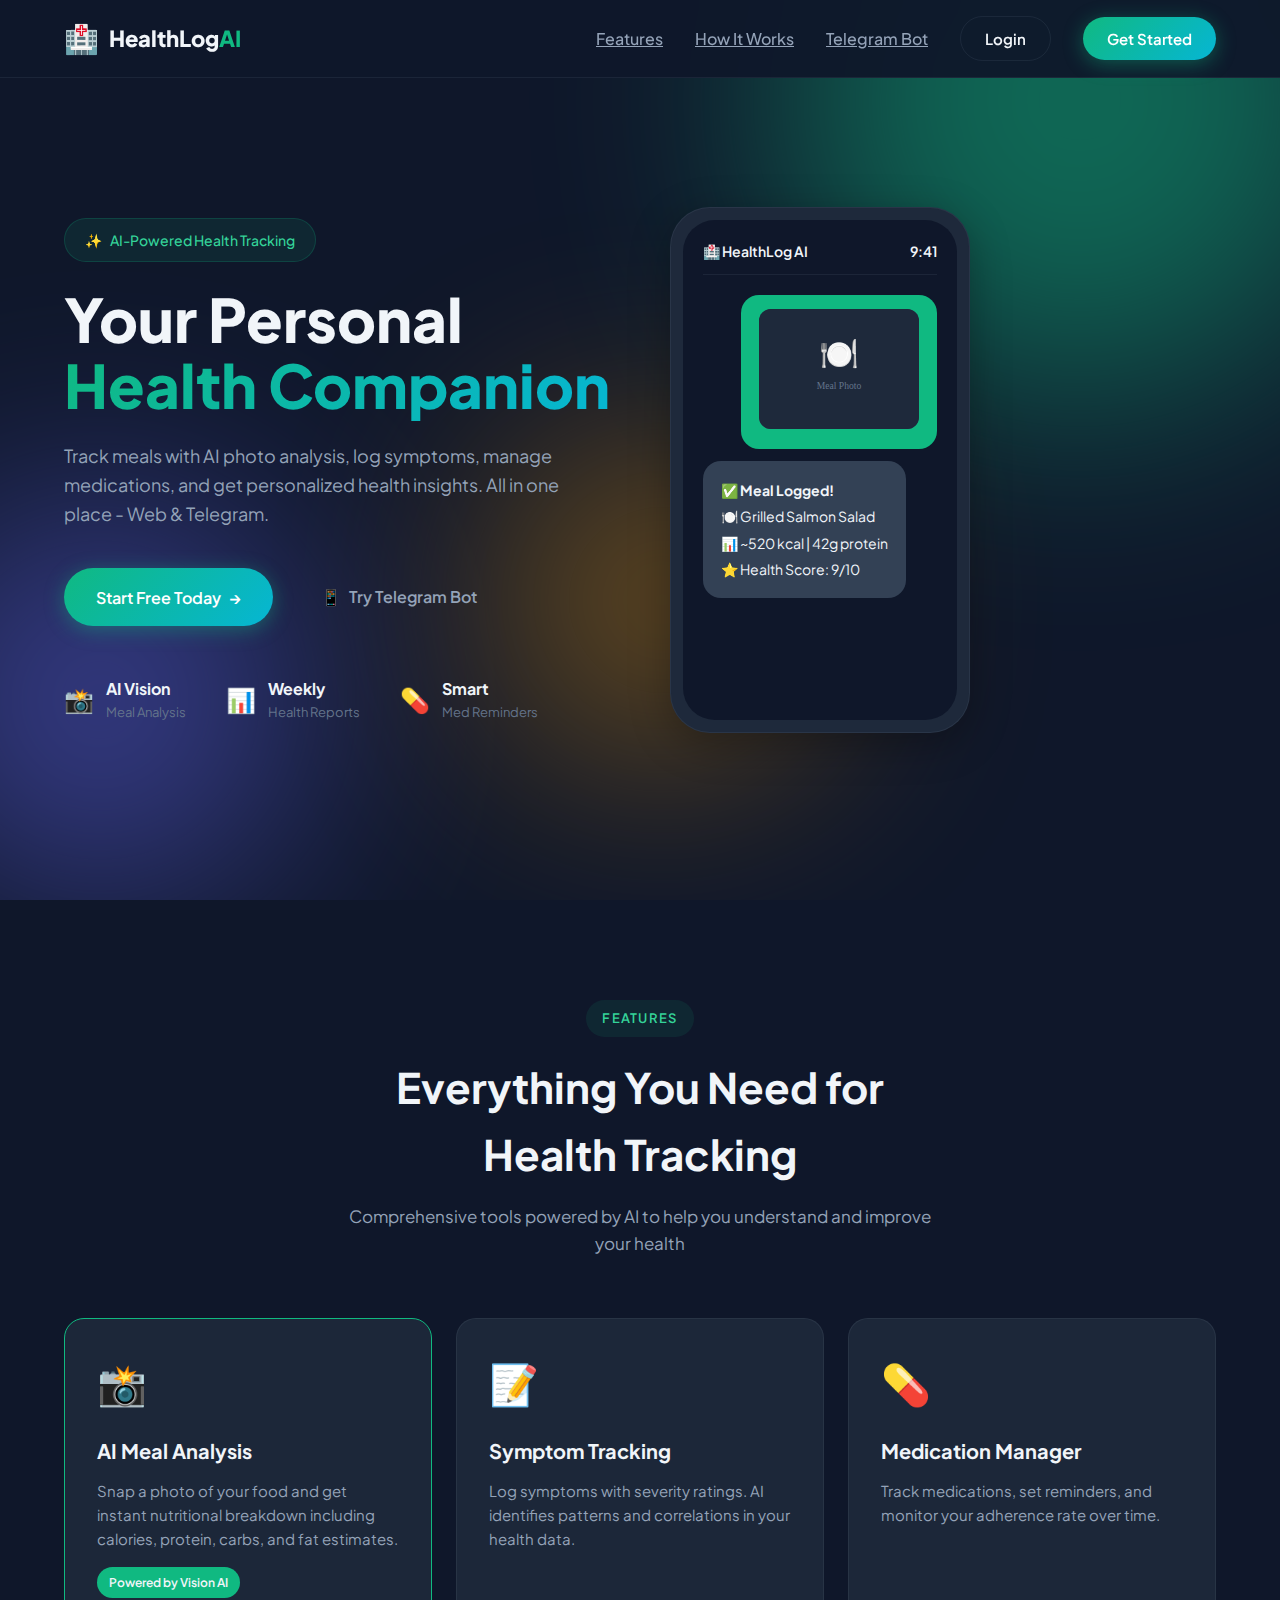
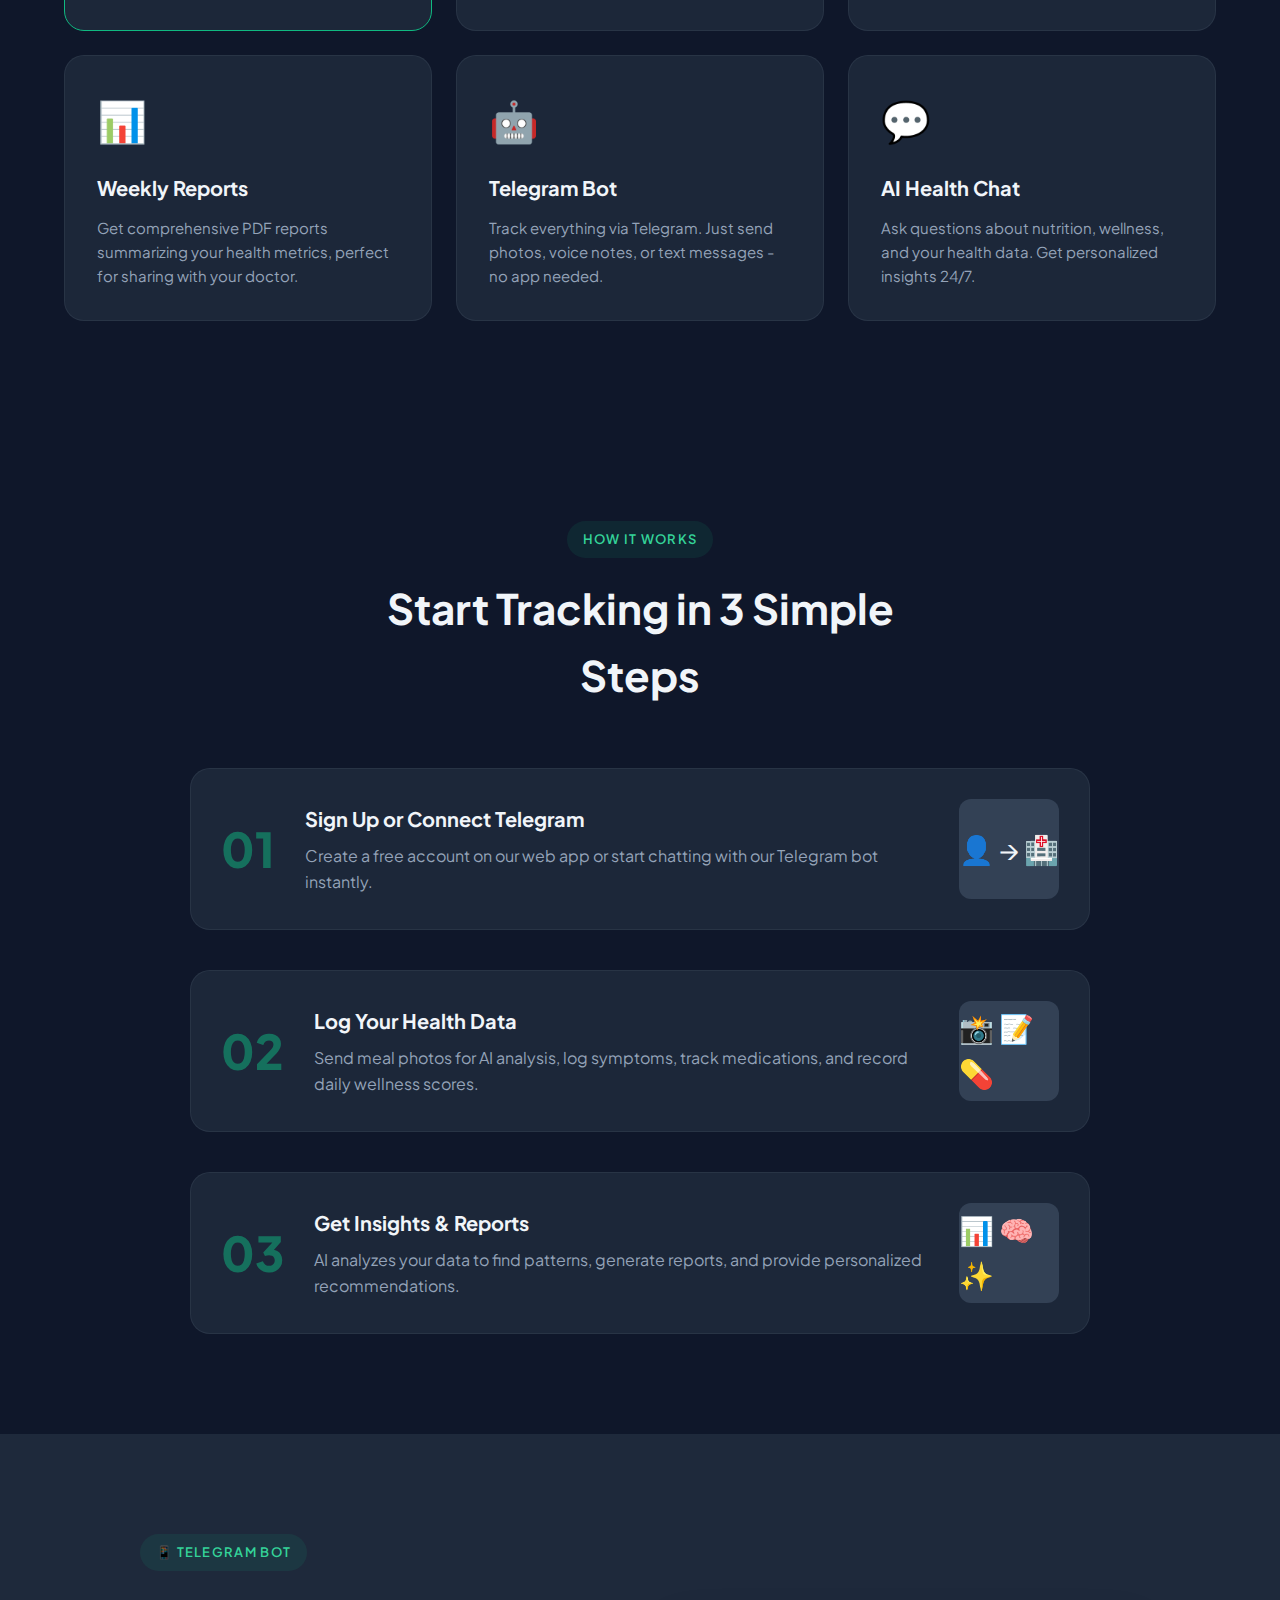
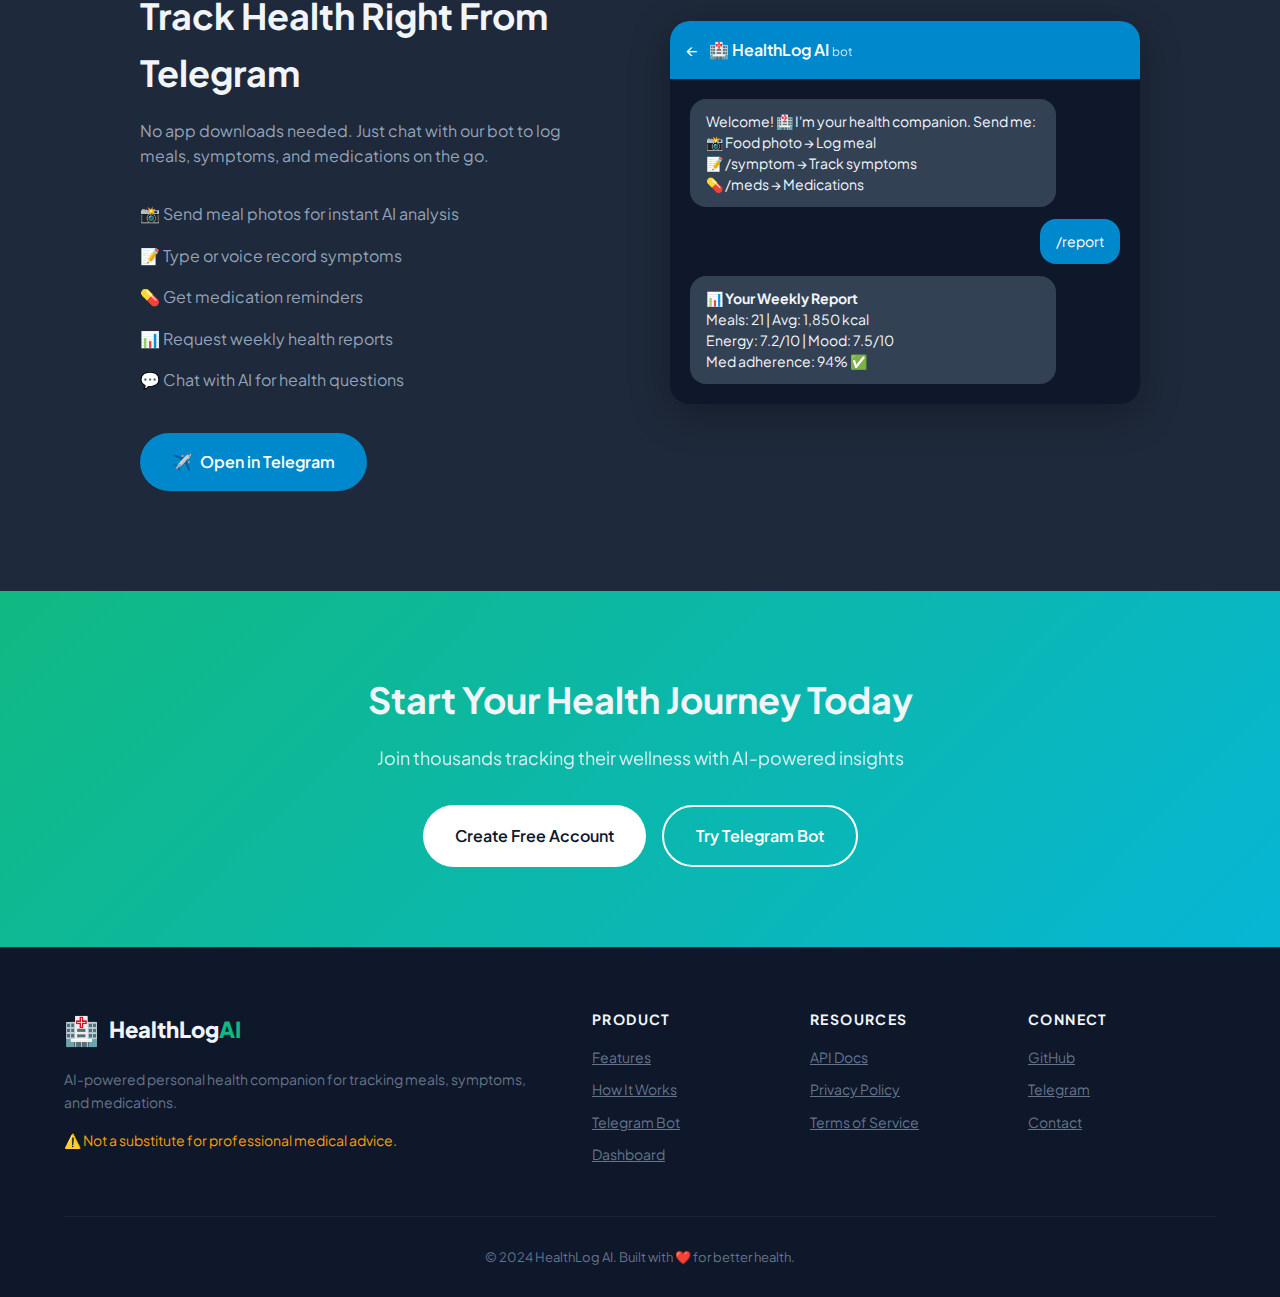
<file: templates/index.html>
<!DOCTYPE html>
<html lang="en">
<head>
    <meta charset="UTF-8">
    <meta name="viewport" content="width=device-width, initial-scale=1.0">
    <title>HealthLog AI - Personal Health Companion</title>
    <link rel="preconnect" href="https://fonts.googleapis.com">
    <link rel="preconnect" href="https://fonts.gstatic.com" crossorigin>
    <link href="https://fonts.googleapis.com/css2?family=Plus+Jakarta+Sans:wght@300;400;500;600;700;800&display=swap" rel="stylesheet">
    <link rel="stylesheet" href="/static/css/style.css">
</head>
<body>
    <!-- Navigation -->
    <nav class="navbar">
        <div class="nav-container">
            <div class="logo">
                <span class="logo-icon">🏥</span>
                <span class="logo-text">HealthLog<span class="logo-accent">AI</span></span>
            </div>
            <div class="nav-links">
                <a href="#features" class="nav-link">Features</a>
                <a href="#how-it-works" class="nav-link">How It Works</a>
                <a href="#telegram" class="nav-link">Telegram Bot</a>
                <button class="btn btn-outline" onclick="showAuthModal('login')">Login</button>
                <button class="btn btn-primary" onclick="showAuthModal('signup')">Get Started</button>
            </div>
            <button class="mobile-menu-btn" onclick="toggleMobileMenu()">☰</button>
        </div>
    </nav>

    <!-- Hero Section -->
    <section class="hero">
        <div class="hero-bg">
            <div class="gradient-orb orb-1"></div>
            <div class="gradient-orb orb-2"></div>
            <div class="gradient-orb orb-3"></div>
        </div>
        <div class="hero-container">
            <div class="hero-content">
                <div class="hero-badge">
                    <span class="badge-icon">✨</span>
                    AI-Powered Health Tracking
                </div>
                <h1 class="hero-title">
                    Your Personal<br>
                    <span class="gradient-text">Health Companion</span>
                </h1>
                <p class="hero-subtitle">
                    Track meals with AI photo analysis, log symptoms, manage medications, 
                    and get personalized health insights. All in one place - Web & Telegram.
                </p>
                <div class="hero-actions">
                    <button class="btn btn-primary btn-lg" onclick="showAuthModal('signup')">
                        Start Free Today
                        <span class="btn-icon">→</span>
                    </button>
                    <a href="#telegram" class="btn btn-ghost btn-lg">
                        <span class="telegram-icon">📱</span>
                        Try Telegram Bot
                    </a>
                </div>
                <div class="hero-stats">
                    <div class="stat">
                        <span class="stat-icon">📸</span>
                        <div class="stat-content">
                            <span class="stat-value">AI Vision</span>
                            <span class="stat-label">Meal Analysis</span>
                        </div>
                    </div>
                    <div class="stat">
                        <span class="stat-icon">📊</span>
                        <div class="stat-content">
                            <span class="stat-value">Weekly</span>
                            <span class="stat-label">Health Reports</span>
                        </div>
                    </div>
                    <div class="stat">
                        <span class="stat-icon">💊</span>
                        <div class="stat-content">
                            <span class="stat-value">Smart</span>
                            <span class="stat-label">Med Reminders</span>
                        </div>
                    </div>
                </div>
            </div>
            <div class="hero-visual">
                <div class="phone-mockup">
                    <div class="phone-screen">
                        <div class="app-header">
                            <span>🏥 HealthLog AI</span>
                            <span class="time">9:41</span>
                        </div>
                        <div class="chat-preview">
                            <div class="chat-bubble user">
                                <img src="/static/images/meal-placeholder.svg" alt="Meal" class="meal-img">
                            </div>
                            <div class="chat-bubble bot">
                                <p><strong>✅ Meal Logged!</strong></p>
                                <p>🍽️ Grilled Salmon Salad</p>
                                <p>📊 ~520 kcal | 42g protein</p>
                                <p>⭐ Health Score: 9/10</p>
                            </div>
                        </div>
                    </div>
                </div>
            </div>
        </div>
    </section>

    <!-- Features Section -->
    <section id="features" class="features-section">
        <div class="container">
            <div class="section-header">
                <span class="section-badge">Features</span>
                <h2 class="section-title">Everything You Need for Health Tracking</h2>
                <p class="section-subtitle">Comprehensive tools powered by AI to help you understand and improve your health</p>
            </div>
            <div class="features-grid">
                <div class="feature-card featured">
                    <div class="feature-icon-wrapper">
                        <span class="feature-icon">📸</span>
                    </div>
                    <h3>AI Meal Analysis</h3>
                    <p>Snap a photo of your food and get instant nutritional breakdown including calories, protein, carbs, and fat estimates.</p>
                    <div class="feature-tag">Powered by Vision AI</div>
                </div>
                <div class="feature-card">
                    <div class="feature-icon-wrapper">
                        <span class="feature-icon">📝</span>
                    </div>
                    <h3>Symptom Tracking</h3>
                    <p>Log symptoms with severity ratings. AI identifies patterns and correlations in your health data.</p>
                </div>
                <div class="feature-card">
                    <div class="feature-icon-wrapper">
                        <span class="feature-icon">💊</span>
                    </div>
                    <h3>Medication Manager</h3>
                    <p>Track medications, set reminders, and monitor your adherence rate over time.</p>
                </div>
                <div class="feature-card">
                    <div class="feature-icon-wrapper">
                        <span class="feature-icon">📊</span>
                    </div>
                    <h3>Weekly Reports</h3>
                    <p>Get comprehensive PDF reports summarizing your health metrics, perfect for sharing with your doctor.</p>
                </div>
                <div class="feature-card">
                    <div class="feature-icon-wrapper">
                        <span class="feature-icon">🤖</span>
                    </div>
                    <h3>Telegram Bot</h3>
                    <p>Track everything via Telegram. Just send photos, voice notes, or text messages - no app needed.</p>
                </div>
                <div class="feature-card">
                    <div class="feature-icon-wrapper">
                        <span class="feature-icon">💬</span>
                    </div>
                    <h3>AI Health Chat</h3>
                    <p>Ask questions about nutrition, wellness, and your health data. Get personalized insights 24/7.</p>
                </div>
            </div>
        </div>
    </section>

    <!-- How It Works Section -->
    <section id="how-it-works" class="how-section">
        <div class="container">
            <div class="section-header">
                <span class="section-badge">How It Works</span>
                <h2 class="section-title">Start Tracking in 3 Simple Steps</h2>
            </div>
            <div class="steps-container">
                <div class="step">
                    <div class="step-number">01</div>
                    <div class="step-content">
                        <h3>Sign Up or Connect Telegram</h3>
                        <p>Create a free account on our web app or start chatting with our Telegram bot instantly.</p>
                    </div>
                    <div class="step-visual">
                        <div class="visual-card">👤 → 🏥</div>
                    </div>
                </div>
                <div class="step">
                    <div class="step-number">02</div>
                    <div class="step-content">
                        <h3>Log Your Health Data</h3>
                        <p>Send meal photos for AI analysis, log symptoms, track medications, and record daily wellness scores.</p>
                    </div>
                    <div class="step-visual">
                        <div class="visual-card">📸 📝 💊</div>
                    </div>
                </div>
                <div class="step">
                    <div class="step-number">03</div>
                    <div class="step-content">
                        <h3>Get Insights & Reports</h3>
                        <p>AI analyzes your data to find patterns, generate reports, and provide personalized recommendations.</p>
                    </div>
                    <div class="step-visual">
                        <div class="visual-card">📊 🧠 ✨</div>
                    </div>
                </div>
            </div>
        </div>
    </section>

    <!-- Telegram Section -->
    <section id="telegram" class="telegram-section">
        <div class="container">
            <div class="telegram-content">
                <div class="telegram-info">
                    <span class="section-badge telegram-badge">📱 Telegram Bot</span>
                    <h2>Track Health Right From Telegram</h2>
                    <p>No app downloads needed. Just chat with our bot to log meals, symptoms, and medications on the go.</p>
                    <ul class="telegram-features">
                        <li>📸 Send meal photos for instant AI analysis</li>
                        <li>📝 Type or voice record symptoms</li>
                        <li>💊 Get medication reminders</li>
                        <li>📊 Request weekly health reports</li>
                        <li>💬 Chat with AI for health questions</li>
                    </ul>
                    <a href="https://t.me/YOUR_BOT_USERNAME" target="_blank" class="btn btn-telegram btn-lg">
                        <span class="telegram-logo">✈️</span>
                        Open in Telegram
                    </a>
                </div>
                <div class="telegram-preview">
                    <div class="telegram-mockup">
                        <div class="tg-header">
                            <span class="tg-back">←</span>
                            <div class="tg-info">
                                <span class="tg-name">🏥 HealthLog AI</span>
                                <span class="tg-status">bot</span>
                            </div>
                        </div>
                        <div class="tg-messages">
                            <div class="tg-msg bot">
                                Welcome! 🏥 I'm your health companion. Send me:
                                <br>📸 Food photo → Log meal
                                <br>📝 /symptom → Track symptoms
                                <br>💊 /meds → Medications
                            </div>
                            <div class="tg-msg user">
                                /report
                            </div>
                            <div class="tg-msg bot">
                                📊 <strong>Your Weekly Report</strong>
                                <br>Meals: 21 | Avg: 1,850 kcal
                                <br>Energy: 7.2/10 | Mood: 7.5/10
                                <br>Med adherence: 94% ✅
                            </div>
                        </div>
                    </div>
                </div>
            </div>
        </div>
    </section>

    <!-- CTA Section -->
    <section class="cta-section">
        <div class="container">
            <div class="cta-content">
                <h2>Start Your Health Journey Today</h2>
                <p>Join thousands tracking their wellness with AI-powered insights</p>
                <div class="cta-actions">
                    <button class="btn btn-white btn-lg" onclick="showAuthModal('signup')">
                        Create Free Account
                    </button>
                    <a href="https://t.me/YOUR_BOT_USERNAME" class="btn btn-outline-white btn-lg">
                        Try Telegram Bot
                    </a>
                </div>
            </div>
        </div>
    </section>

    <!-- Footer -->
    <footer class="footer">
        <div class="container">
            <div class="footer-content">
                <div class="footer-brand">
                    <div class="logo">
                        <span class="logo-icon">🏥</span>
                        <span class="logo-text">HealthLog<span class="logo-accent">AI</span></span>
                    </div>
                    <p>AI-powered personal health companion for tracking meals, symptoms, and medications.</p>
                    <p class="disclaimer">⚠️ Not a substitute for professional medical advice.</p>
                </div>
                <div class="footer-links">
                    <div class="footer-column">
                        <h4>Product</h4>
                        <a href="#features">Features</a>
                        <a href="#how-it-works">How It Works</a>
                        <a href="#telegram">Telegram Bot</a>
                        <a href="/dashboard">Dashboard</a>
                    </div>
                    <div class="footer-column">
                        <h4>Resources</h4>
                        <a href="#">API Docs</a>
                        <a href="#">Privacy Policy</a>
                        <a href="#">Terms of Service</a>
                    </div>
                    <div class="footer-column">
                        <h4>Connect</h4>
                        <a href="https://github.com/rolandrumble">GitHub</a>
                        <a href="https://t.me/YOUR_BOT_USERNAME">Telegram</a>
                        <a href="#">Contact</a>
                    </div>
                </div>
            </div>
            <div class="footer-bottom">
                <p>© 2024 HealthLog AI. Built with ❤️ for better health.</p>
            </div>
        </div>
    </footer>

    <!-- Auth Modal -->
    <div id="auth-modal" class="modal">
        <div class="modal-content">
            <button class="modal-close" onclick="closeAuthModal()">×</button>
            
            <!-- Login Form -->
            <div id="login-form" class="auth-form">
                <div class="auth-header">
                    <span class="auth-icon">🏥</span>
                    <h2>Welcome Back</h2>
                    <p>Log in to access your health dashboard</p>
                </div>
                <form onsubmit="handleLogin(event)">
                    <div class="form-group">
                        <label for="login-email">Email</label>
                        <input type="email" id="login-email" required placeholder="you@example.com">
                    </div>
                    <div class="form-group">
                        <label for="login-password">Password</label>
                        <input type="password" id="login-password" required placeholder="••••••••">
                    </div>
                    <button type="submit" class="btn btn-primary btn-block">Sign In</button>
                </form>
                <div class="auth-divider">
                    <span>or</span>
                </div>
                <a href="https://t.me/YOUR_BOT_USERNAME" class="btn btn-telegram btn-block">
                    ✈️ Continue with Telegram
                </a>
                <p class="auth-switch">Don't have an account? <a href="#" onclick="showAuthModal('signup')">Sign Up</a></p>
            </div>
            
            <!-- Signup Form -->
            <div id="signup-form" class="auth-form" style="display: none;">
                <div class="auth-header">
                    <span class="auth-icon">🏥</span>
                    <h2>Create Account</h2>
                    <p>Start your health tracking journey</p>
                </div>
                <form onsubmit="handleSignup(event)">
                    <div class="form-group">
                        <label for="signup-name">Full Name</label>
                        <input type="text" id="signup-name" required placeholder="John Doe">
                    </div>
                    <div class="form-group">
                        <label for="signup-email">Email</label>
                        <input type="email" id="signup-email" required placeholder="you@example.com">
                    </div>
                    <div class="form-group">
                        <label for="signup-password">Password</label>
                        <input type="password" id="signup-password" required placeholder="••••••••" minlength="6">
                    </div>
                    <button type="submit" class="btn btn-primary btn-block">Create Account</button>
                </form>
                <div class="auth-divider">
                    <span>or</span>
                </div>
                <a href="https://t.me/YOUR_BOT_USERNAME" class="btn btn-telegram btn-block">
                    ✈️ Continue with Telegram
                </a>
                <p class="auth-switch">Already have an account? <a href="#" onclick="showAuthModal('login')">Sign In</a></p>
            </div>
        </div>
    </div>

    <script src="/static/js/app.js"></script>
</body>
</html>
</file>
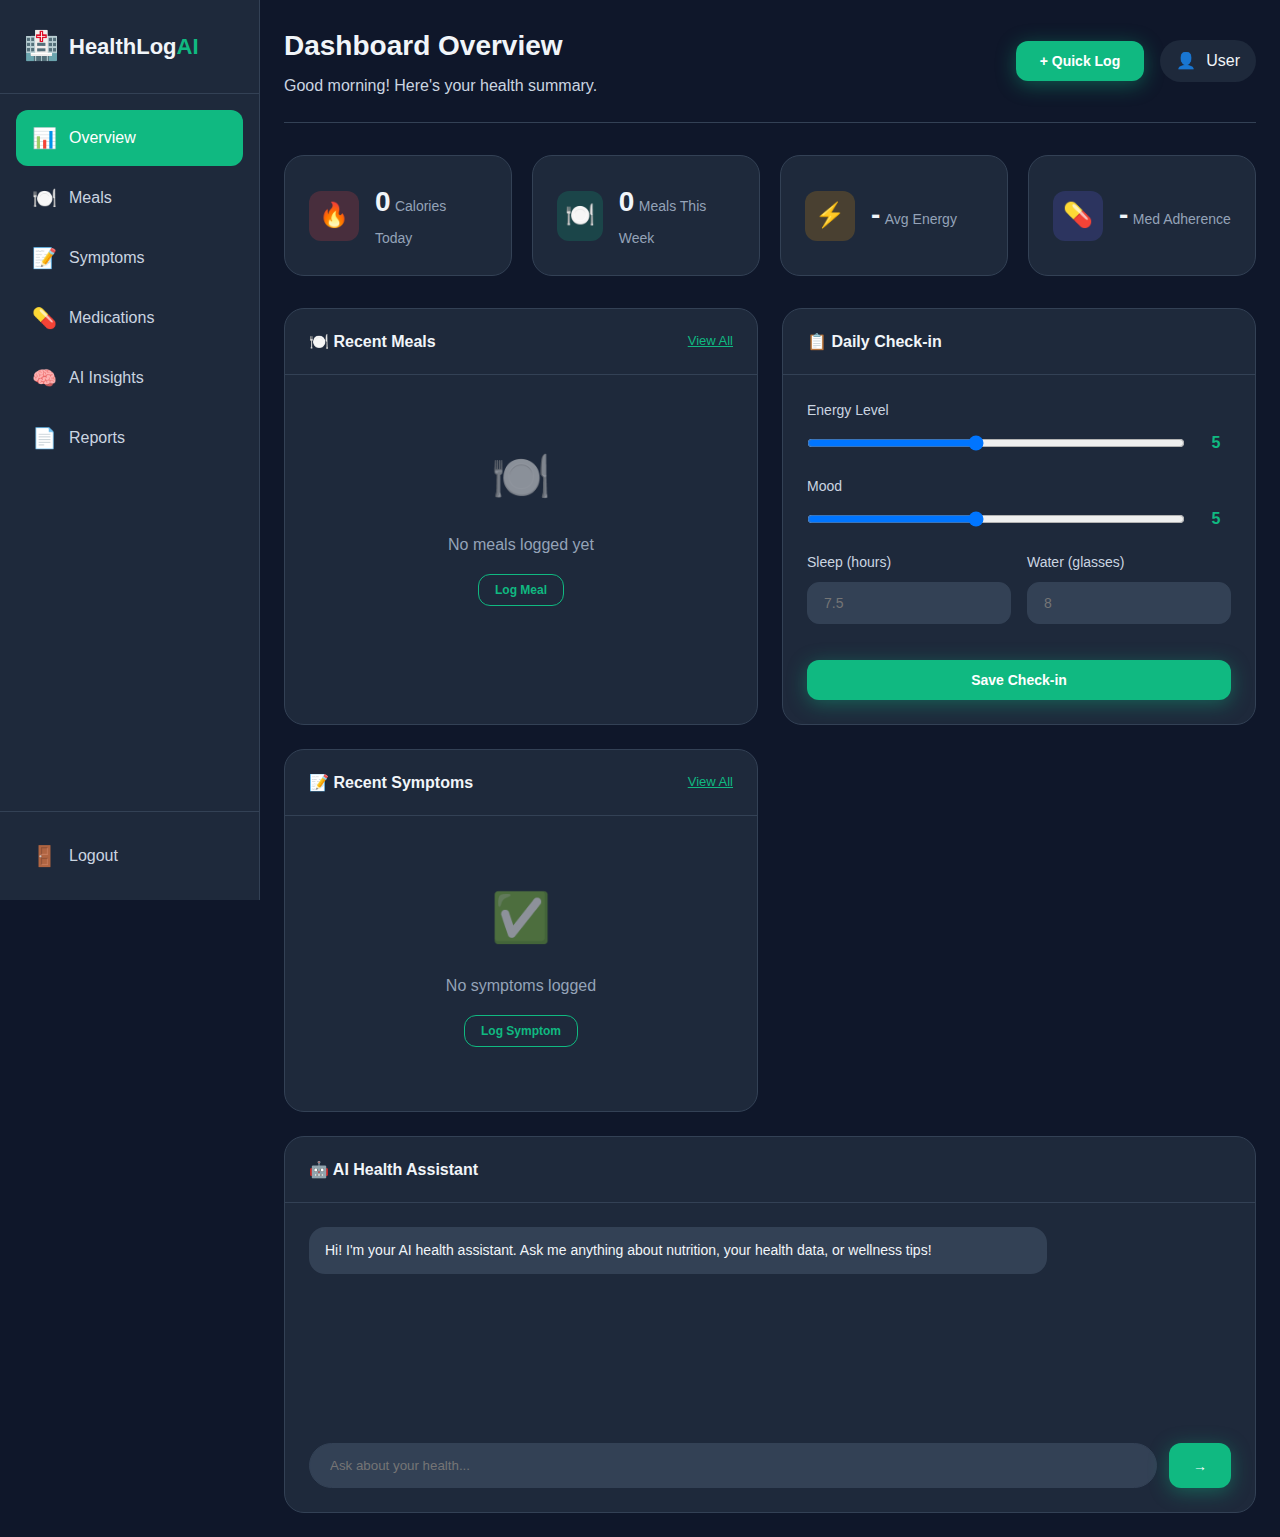
<file: templates/dashboard.html>
<!DOCTYPE html>
<html lang="en">
<head>
    <meta charset="UTF-8">
    <meta name="viewport" content="width=device-width, initial-scale=1.0">
    <title>Dashboard - HealthLog AI</title>
    <link rel="preconnect" href="https://fonts.googleapis.com">
    <link rel="preconnect" href="https://fonts.gstatic.com" crossorigin>
    <link href="https://fonts.googleapis.com/css2?family=Plus+Jakarta+Sans:wght@300;400;500;600;700;800&display=swap" rel="stylesheet">
    <link rel="stylesheet" href="/static/css/style.css">
    <link rel="stylesheet" href="/static/css/dashboard.css">
</head>
<body class="dashboard-body">
    <!-- Sidebar -->
    <aside class="sidebar">
        <div class="sidebar-header">
            <div class="logo">
                <span class="logo-icon">🏥</span>
                <span class="logo-text">HealthLog<span class="logo-accent">AI</span></span>
            </div>
        </div>
        <nav class="sidebar-nav">
            <a href="#" class="nav-item active" data-section="overview">
                <span class="nav-icon">📊</span>
                <span>Overview</span>
            </a>
            <a href="#" class="nav-item" data-section="meals">
                <span class="nav-icon">🍽️</span>
                <span>Meals</span>
            </a>
            <a href="#" class="nav-item" data-section="symptoms">
                <span class="nav-icon">📝</span>
                <span>Symptoms</span>
            </a>
            <a href="#" class="nav-item" data-section="medications">
                <span class="nav-icon">💊</span>
                <span>Medications</span>
            </a>
            <a href="#" class="nav-item" data-section="insights">
                <span class="nav-icon">🧠</span>
                <span>AI Insights</span>
            </a>
            <a href="#" class="nav-item" data-section="reports">
                <span class="nav-icon">📄</span>
                <span>Reports</span>
            </a>
        </nav>
        <div class="sidebar-footer">
            <a href="#" class="nav-item" onclick="handleLogout()">
                <span class="nav-icon">🚪</span>
                <span>Logout</span>
            </a>
        </div>
    </aside>

    <!-- Main Content -->
    <main class="main-content">
        <!-- Header -->
        <header class="dashboard-header">
            <div class="header-left">
                <h1 id="page-title">Dashboard Overview</h1>
                <p id="greeting">Good morning! Here's your health summary.</p>
            </div>
            <div class="header-right">
                <button class="btn btn-primary" onclick="showQuickLogModal()">
                    <span>+ Quick Log</span>
                </button>
                <div class="user-menu">
                    <span class="user-avatar">👤</span>
                    <span id="user-name">User</span>
                </div>
            </div>
        </header>

        <!-- Overview Section -->
        <section id="overview-section" class="dashboard-section active">
            <!-- Stats Cards -->
            <div class="stats-grid">
                <div class="stat-card">
                    <div class="stat-icon calories">🔥</div>
                    <div class="stat-info">
                        <span class="stat-value" id="today-calories">0</span>
                        <span class="stat-label">Calories Today</span>
                    </div>
                </div>
                <div class="stat-card">
                    <div class="stat-icon meals">🍽️</div>
                    <div class="stat-info">
                        <span class="stat-value" id="meals-logged">0</span>
                        <span class="stat-label">Meals This Week</span>
                    </div>
                </div>
                <div class="stat-card">
                    <div class="stat-icon energy">⚡</div>
                    <div class="stat-info">
                        <span class="stat-value" id="avg-energy">-</span>
                        <span class="stat-label">Avg Energy</span>
                    </div>
                </div>
                <div class="stat-card">
                    <div class="stat-icon adherence">💊</div>
                    <div class="stat-info">
                        <span class="stat-value" id="med-adherence">-</span>
                        <span class="stat-label">Med Adherence</span>
                    </div>
                </div>
            </div>

            <!-- Main Dashboard Grid -->
            <div class="dashboard-grid">
                <!-- Recent Meals -->
                <div class="dashboard-card">
                    <div class="card-header">
                        <h3>🍽️ Recent Meals</h3>
                        <a href="#" class="card-link" onclick="navigateTo('meals')">View All</a>
                    </div>
                    <div class="card-content" id="recent-meals">
                        <div class="empty-state">
                            <span class="empty-icon">🍽️</span>
                            <p>No meals logged yet</p>
                            <button class="btn btn-sm btn-outline" onclick="showMealLogModal()">Log Meal</button>
                        </div>
                    </div>
                </div>

                <!-- Daily Check-in -->
                <div class="dashboard-card">
                    <div class="card-header">
                        <h3>📋 Daily Check-in</h3>
                    </div>
                    <div class="card-content">
                        <form id="daily-checkin-form">
                            <div class="slider-group">
                                <label>Energy Level</label>
                                <div class="slider-container">
                                    <input type="range" id="energy-slider" min="1" max="10" value="5">
                                    <span class="slider-value" id="energy-value">5</span>
                                </div>
                            </div>
                            <div class="slider-group">
                                <label>Mood</label>
                                <div class="slider-container">
                                    <input type="range" id="mood-slider" min="1" max="10" value="5">
                                    <span class="slider-value" id="mood-value">5</span>
                                </div>
                            </div>
                            <div class="form-row">
                                <div class="form-group">
                                    <label>Sleep (hours)</label>
                                    <input type="number" id="sleep-input" min="0" max="24" step="0.5" placeholder="7.5">
                                </div>
                                <div class="form-group">
                                    <label>Water (glasses)</label>
                                    <input type="number" id="water-input" min="0" max="20" placeholder="8">
                                </div>
                            </div>
                            <button type="submit" class="btn btn-primary btn-block">Save Check-in</button>
                        </form>
                    </div>
                </div>

                <!-- Recent Symptoms -->
                <div class="dashboard-card">
                    <div class="card-header">
                        <h3>📝 Recent Symptoms</h3>
                        <a href="#" class="card-link" onclick="navigateTo('symptoms')">View All</a>
                    </div>
                    <div class="card-content" id="recent-symptoms">
                        <div class="empty-state">
                            <span class="empty-icon">✅</span>
                            <p>No symptoms logged</p>
                            <button class="btn btn-sm btn-outline" onclick="showSymptomLogModal()">Log Symptom</button>
                        </div>
                    </div>
                </div>

                <!-- AI Chat -->
                <div class="dashboard-card chat-card">
                    <div class="card-header">
                        <h3>🤖 AI Health Assistant</h3>
                    </div>
                    <div class="card-content">
                        <div id="chat-messages" class="chat-messages">
                            <div class="chat-message bot">
                                <div class="message-content">
                                    Hi! I'm your AI health assistant. Ask me anything about nutrition, your health data, or wellness tips!
                                </div>
                            </div>
                        </div>
                        <div class="chat-input-wrapper">
                            <input type="text" id="chat-input" placeholder="Ask about your health...">
                            <button class="btn btn-primary btn-icon" onclick="sendChatMessage()">→</button>
                        </div>
                    </div>
                </div>
            </div>
        </section>

        <!-- Meals Section -->
        <section id="meals-section" class="dashboard-section">
            <div class="section-actions">
                <h2>Meal Tracking</h2>
                <button class="btn btn-primary" onclick="showMealLogModal()">+ Log Meal</button>
            </div>
            <div class="meals-grid" id="meals-list">
                <!-- Populated by JS -->
            </div>
        </section>

        <!-- Symptoms Section -->
        <section id="symptoms-section" class="dashboard-section">
            <div class="section-actions">
                <h2>Symptom Tracking</h2>
                <button class="btn btn-primary" onclick="showSymptomLogModal()">+ Log Symptom</button>
            </div>
            <div class="symptoms-list" id="symptoms-list">
                <!-- Populated by JS -->
            </div>
            <div class="dashboard-card mt-4">
                <div class="card-header">
                    <h3>🧠 Symptom Pattern Analysis</h3>
                </div>
                <div class="card-content" id="symptom-analysis">
                    <p>Loading analysis...</p>
                </div>
            </div>
        </section>

        <!-- Medications Section -->
        <section id="medications-section" class="dashboard-section">
            <div class="section-actions">
                <h2>Medications</h2>
                <button class="btn btn-primary" onclick="showMedModal()">+ Add Medication</button>
            </div>
            <div class="meds-grid" id="meds-list">
                <!-- Populated by JS -->
            </div>
            <div class="dashboard-card mt-4">
                <div class="card-header">
                    <h3>📊 Adherence Statistics</h3>
                </div>
                <div class="card-content" id="adherence-stats">
                    <p>Loading...</p>
                </div>
            </div>
        </section>

        <!-- Insights Section -->
        <section id="insights-section" class="dashboard-section">
            <div class="section-actions">
                <h2>AI Health Insights</h2>
            </div>
            <div class="insights-grid" id="insights-content">
                <!-- Populated by JS -->
            </div>
        </section>

        <!-- Reports Section -->
        <section id="reports-section" class="dashboard-section">
            <div class="section-actions">
                <h2>Health Reports</h2>
                <button class="btn btn-primary" onclick="generateReport()">Generate Report</button>
            </div>
            <div class="dashboard-card">
                <div class="card-content" id="report-content">
                    <div class="empty-state">
                        <span class="empty-icon">📄</span>
                        <p>Click "Generate Report" to create your weekly health summary</p>
                    </div>
                </div>
            </div>
        </section>
    </main>

    <!-- Quick Log Modal -->
    <div id="quick-log-modal" class="modal" onclick="handleModalBackdropClick(event, 'quick-log-modal')">
        <div class="modal-content" onclick="event.stopPropagation()">
            <button class="modal-close" onclick="closeModal('quick-log-modal')">×</button>
            <h2>Quick Log</h2>
            <div class="quick-log-options">
                <button class="quick-option" onclick="closeModal('quick-log-modal'); showMealLogModal()">
                    <span class="option-icon">🍽️</span>
                    <span>Log Meal</span>
                </button>
                <button class="quick-option" onclick="closeModal('quick-log-modal'); showSymptomLogModal()">
                    <span class="option-icon">📝</span>
                    <span>Log Symptom</span>
                </button>
                <button class="quick-option" onclick="closeModal('quick-log-modal'); showMedModal()">
                    <span class="option-icon">💊</span>
                    <span>Add Medication</span>
                </button>
            </div>
        </div>
    </div>

    <!-- Meal Log Modal -->
    <div id="meal-log-modal" class="modal" onclick="handleModalBackdropClick(event, 'meal-log-modal')">
        <div class="modal-content modal-large" onclick="event.stopPropagation()">
            <button class="modal-close" onclick="closeModal('meal-log-modal')">×</button>
            <h2>Log Meal</h2>
            <form id="meal-form" onsubmit="handleMealSubmit(event)">
                <div class="form-group">
                    <label>Meal Photo</label>
                    <label for="meal-photo" class="upload-area" id="meal-upload-area" style="cursor: pointer;">
                        <input type="file" id="meal-photo" accept="image/*" style="display: none;">
                        <span class="upload-icon">📸</span>
                        <p>Click to upload or drag & drop</p>
                        <p class="upload-hint">AI will analyze nutritional content</p>
                    </label>
                    <img id="meal-preview" class="image-preview" style="display: none;">
                </div>
                <div class="form-group">
                    <label>Meal Type</label>
                    <select id="meal-type">
                        <option value="breakfast">🌅 Breakfast</option>
                        <option value="lunch">☀️ Lunch</option>
                        <option value="dinner">🌙 Dinner</option>
                        <option value="snack">🍿 Snack</option>
                    </select>
                </div>
                <div class="form-group">
                    <label>Description (optional)</label>
                    <input type="text" id="meal-description" placeholder="e.g., Grilled chicken salad">
                </div>
                <button type="submit" class="btn btn-primary btn-block" id="meal-submit-btn">
                    <span class="btn-text">Analyze & Log Meal</span>
                    <span class="btn-loader" style="display: none;">🔍 Analyzing...</span>
                </button>
            </form>
            <!-- Nutritional Analysis Results -->
            <div id="nutrition-results" style="display: none; margin-top: 24px; padding-top: 24px; border-top: 1px solid var(--border-color);">
                <h3 style="margin-bottom: 16px; color: var(--primary);">📊 Nutritional Analysis</h3>
                <div id="nutrition-content"></div>
            </div>
        </div>
    </div>

    <!-- Symptom Log Modal -->
    <div id="symptom-log-modal" class="modal" onclick="handleModalBackdropClick(event, 'symptom-log-modal')">
        <div class="modal-content" onclick="event.stopPropagation()">
            <button class="modal-close" onclick="closeModal('symptom-log-modal')">×</button>
            <h2>Log Symptom</h2>
            <form id="symptom-form" onsubmit="handleSymptomSubmit(event)">
                <div class="form-group">
                    <label>Symptom</label>
                    <input type="text" id="symptom-name" required placeholder="e.g., Headache, fatigue, nausea">
                </div>
                <div class="form-group">
                    <label>Severity (1-10)</label>
                    <div class="severity-selector">
                        <input type="range" id="symptom-severity" min="1" max="10" value="5">
                        <span class="severity-value" id="severity-display">5</span>
                    </div>
                    <div class="severity-labels">
                        <span>Mild</span>
                        <span>Severe</span>
                    </div>
                </div>
                <div class="form-group">
                    <label>Notes (optional)</label>
                    <textarea id="symptom-notes" rows="2" placeholder="Any additional details..."></textarea>
                </div>
                <button type="submit" class="btn btn-primary btn-block">Log Symptom</button>
            </form>
        </div>
    </div>

    <!-- Medication Modal -->
    <div id="med-modal" class="modal" onclick="handleModalBackdropClick(event, 'med-modal')">
        <div class="modal-content" onclick="event.stopPropagation()">
            <button class="modal-close" onclick="closeModal('med-modal')">×</button>
            <h2>Add Medication</h2>
            <form id="med-form" onsubmit="handleMedSubmit(event)">
                <div class="form-group">
                    <label>Medication Name</label>
                    <input type="text" id="med-name" required placeholder="e.g., Metformin">
                </div>
                <div class="form-group">
                    <label>Dosage</label>
                    <input type="text" id="med-dosage" required placeholder="e.g., 500mg">
                </div>
                <div class="form-group">
                    <label>Frequency</label>
                    <select id="med-frequency">
                        <option value="Once daily">Once daily</option>
                        <option value="Twice daily">Twice daily</option>
                        <option value="Three times daily">Three times daily</option>
                        <option value="As needed">As needed</option>
                    </select>
                </div>
                <button type="submit" class="btn btn-primary btn-block">Add Medication</button>
            </form>
        </div>
    </div>

    <!-- INLINE MODAL FUNCTIONS - CRITICAL FOR UI -->
    <script>
        // Ensure modal functions are available globally
        window.showMealLogModal = function() {
            console.log('Opening meal log modal');
            const modal = document.getElementById('meal-log-modal');
            if (modal) {
                modal.classList.add('active');
                console.log('Meal modal opened');
            }
        };
        
        window.showSymptomLogModal = function() {
            console.log('Opening symptom log modal');
            const modal = document.getElementById('symptom-log-modal');
            if (modal) {
                modal.classList.add('active');
                console.log('Symptom modal opened');
            }
        };
        
        window.showMedicationModal = function() {
            console.log('Opening medication modal');
            const modal = document.getElementById('med-modal');
            if (modal) {
                modal.classList.add('active');
                console.log('Medication modal opened');
            }
        };
        
        window.closeModal = function(modalId) {
            console.log('Closing modal:', modalId);
            const modal = document.getElementById(modalId);
            if (modal) {
                modal.classList.remove('active');
                console.log('Modal closed');
            }
        };
        
        console.log('✅ Modal functions initialized');
    </script>

    <script src="/static/js/app.js"></script>
    <script src="/static/js/dashboard.js"></script>
</body>
</html>
</file>
<file: static/css/style.css>
:root{--primary:#10b981;--primary-dark:#059669;--primary-light:#34d399;--secondary:#6366f1;--accent:#f59e0b;--bg-primary:#0f172a;--bg-secondary:#1e293b;--bg-tertiary:#334155;--bg-card:rgba(30,41,59,0.9);--text-primary:#f1f5f9;--text-secondary:#94a3b8;--text-muted:#64748b;--border-color:rgba(148,163,184,0.1);--success:#10b981;--warning:#f59e0b;--danger:#ef4444;--gradient-primary:linear-gradient(135deg,#10b981,#06b6d4);--font-primary:'Plus Jakarta Sans',-apple-system,sans-serif;--shadow-lg:0 10px 40px rgba(0,0,0,0.3);--radius-sm:8px;--radius-md:12px;--radius-lg:20px;--radius-full:9999px}*,*::before,*::after{margin:0;padding:0;box-sizing:border-box}html{scroll-behavior:smooth}body{font-family:var(--font-primary);background:var(--bg-primary);color:var(--text-primary);line-height:1.6}.container{max-width:1200px;margin:0 auto;padding:0 24px}.btn{display:inline-flex;align-items:center;justify-content:center;gap:8px;padding:12px 24px;font-family:var(--font-primary);font-size:15px;font-weight:600;border:none;border-radius:var(--radius-full);cursor:pointer;transition:all .3s ease;text-decoration:none}.btn-primary{background:var(--gradient-primary);color:#fff;box-shadow:0 4px 20px rgba(16,185,129,0.4)}.btn-primary:hover{transform:translateY(-2px);box-shadow:0 6px 30px rgba(16,185,129,0.5)}.btn-outline{background:transparent;border:1px solid var(--border-color);color:var(--text-primary)}.btn-outline:hover{border-color:var(--primary);background:rgba(16,185,129,0.1)}.btn-ghost{background:transparent;color:var(--text-secondary)}.btn-telegram{background:#0088cc;color:#fff}.btn-white{background:#fff;color:var(--bg-primary)}.btn-outline-white{background:transparent;border:2px solid #fff;color:#fff}.btn-lg{padding:16px 32px;font-size:16px}.btn-sm{padding:8px 16px;font-size:13px}.btn-block{width:100%}.navbar{position:fixed;top:0;left:0;right:0;z-index:1000;padding:16px 0;background:rgba(15,23,42,0.95);backdrop-filter:blur(12px);border-bottom:1px solid var(--border-color)}.nav-container{max-width:1200px;margin:0 auto;padding:0 24px;display:flex;align-items:center;justify-content:space-between}.logo{display:flex;align-items:center;gap:10px;font-size:22px;font-weight:800}.logo-icon{font-size:28px}.logo-accent{color:var(--primary)}.nav-links{display:flex;align-items:center;gap:32px}.nav-link{color:var(--text-secondary);font-weight:500}.nav-link:hover{color:var(--text-primary)}.mobile-menu-btn{display:none;background:none;border:none;color:var(--text-primary);font-size:24px;cursor:pointer}.hero{min-height:100vh;display:flex;align-items:center;padding:120px 24px 80px;position:relative;overflow:hidden}.hero-bg{position:absolute;inset:0;pointer-events:none}.gradient-orb{position:absolute;border-radius:50%;filter:blur(120px);opacity:.5}.orb-1{width:600px;height:600px;background:var(--primary);top:-200px;right:-100px}.orb-2{width:400px;height:400px;background:var(--secondary);bottom:0;left:-100px}.orb-3{width:300px;height:300px;background:var(--accent);top:50%;left:40%}.hero-container{max-width:1200px;margin:0 auto;display:grid;grid-template-columns:1fr 1fr;gap:60px;align-items:center;position:relative;z-index:1}.hero-badge{display:inline-flex;align-items:center;gap:8px;padding:10px 20px;background:rgba(16,185,129,0.1);border:1px solid rgba(16,185,129,0.2);border-radius:var(--radius-full);font-size:14px;font-weight:500;color:var(--primary-light);margin-bottom:24px}.hero-title{font-size:clamp(40px,5vw,60px);font-weight:800;line-height:1.1;margin-bottom:24px}.gradient-text{background:var(--gradient-primary);-webkit-background-clip:text;-webkit-text-fill-color:transparent}.hero-subtitle{font-size:18px;color:var(--text-secondary);margin-bottom:40px;max-width:500px}.hero-actions{display:flex;gap:16px;flex-wrap:wrap;margin-bottom:50px}.hero-stats{display:flex;gap:40px}.stat{display:flex;align-items:center;gap:12px}.stat-icon{font-size:24px}.stat-content{display:flex;flex-direction:column}.stat-value{font-weight:700;font-size:16px}.stat-label{font-size:13px;color:var(--text-muted)}.phone-mockup{width:300px;background:var(--bg-secondary);border-radius:40px;padding:12px;box-shadow:var(--shadow-lg);border:1px solid var(--border-color)}.phone-screen{background:var(--bg-primary);border-radius:32px;padding:20px;min-height:500px}.app-header{display:flex;justify-content:space-between;font-size:14px;font-weight:600;margin-bottom:20px;padding-bottom:12px;border-bottom:1px solid var(--border-color)}.chat-preview{display:flex;flex-direction:column;gap:12px}.chat-bubble{padding:14px 18px;border-radius:18px;font-size:14px;max-width:90%}.chat-bubble.user{background:var(--primary);align-self:flex-end}.chat-bubble.bot{background:var(--bg-tertiary);align-self:flex-start}.chat-bubble p{margin:4px 0}.meal-img{width:100%;border-radius:12px;background:var(--bg-tertiary);height:120px}.features-section,.how-section,.telegram-section{padding:100px 24px}.section-header{text-align:center;max-width:600px;margin:0 auto 60px}.section-badge{display:inline-block;padding:8px 16px;background:rgba(16,185,129,0.1);border-radius:var(--radius-full);font-size:13px;font-weight:600;color:var(--primary-light);text-transform:uppercase;letter-spacing:.1em;margin-bottom:16px}.section-title{font-size:clamp(28px,4vw,42px);margin-bottom:16px}.section-subtitle{font-size:17px;color:var(--text-secondary)}.features-grid{display:grid;grid-template-columns:repeat(auto-fit,minmax(320px,1fr));gap:24px}.feature-card{padding:32px;background:var(--bg-card);border:1px solid var(--border-color);border-radius:var(--radius-lg);transition:all .3s ease}.feature-card:hover{transform:translateY(-4px);border-color:var(--primary)}.feature-card.featured{border-color:var(--primary)}.feature-icon{font-size:40px;margin-bottom:20px;display:block}.feature-card h3{font-size:20px;margin-bottom:12px}.feature-card p{color:var(--text-secondary);font-size:15px}.feature-tag{display:inline-block;margin-top:16px;padding:6px 12px;background:var(--primary);border-radius:var(--radius-full);font-size:12px;font-weight:600}.steps-container{display:flex;flex-direction:column;gap:40px;max-width:900px;margin:0 auto}.step{display:grid;grid-template-columns:auto 1fr auto;gap:30px;align-items:center;padding:30px;background:var(--bg-card);border-radius:var(--radius-lg);border:1px solid var(--border-color)}.step-number{font-size:48px;font-weight:800;color:var(--primary);opacity:.5}.step-content h3{font-size:20px;margin-bottom:8px}.step-content p{color:var(--text-secondary)}.visual-card{width:100px;height:100px;display:flex;align-items:center;justify-content:center;background:var(--bg-tertiary);border-radius:var(--radius-md);font-size:28px}.telegram-section{background:var(--bg-secondary)}.telegram-content{display:grid;grid-template-columns:1fr 1fr;gap:60px;align-items:center;max-width:1000px;margin:0 auto}.telegram-info h2{font-size:36px;margin-bottom:16px}.telegram-info>p{color:var(--text-secondary);margin-bottom:24px}.telegram-features{list-style:none;margin-bottom:32px}.telegram-features li{padding:8px 0;color:var(--text-secondary)}.telegram-mockup{background:var(--bg-primary);border-radius:var(--radius-lg);overflow:hidden;box-shadow:var(--shadow-lg)}.tg-header{display:flex;align-items:center;gap:12px;padding:16px;background:#0088cc;color:#fff}.tg-name{font-weight:600}.tg-status{font-size:12px;opacity:.8}.tg-messages{padding:20px;display:flex;flex-direction:column;gap:12px}.tg-msg{padding:12px 16px;border-radius:16px;font-size:14px;max-width:85%;line-height:1.5}.tg-msg.bot{background:var(--bg-tertiary)}.tg-msg.user{background:#0088cc;color:#fff;align-self:flex-end}.cta-section{padding:80px 24px;background:var(--gradient-primary);text-align:center}.cta-content h2{font-size:36px;margin-bottom:16px}.cta-content p{font-size:18px;opacity:.9;margin-bottom:32px}.cta-actions{display:flex;gap:16px;justify-content:center;flex-wrap:wrap}.footer{padding:60px 24px 30px;border-top:1px solid var(--border-color)}.footer-content{display:grid;grid-template-columns:1.5fr 2fr;gap:60px;margin-bottom:40px}.footer-brand p{color:var(--text-muted);margin-top:16px;font-size:14px}.disclaimer{color:var(--warning)!important}.footer-links{display:grid;grid-template-columns:repeat(3,1fr);gap:30px}.footer-column h4{font-size:14px;text-transform:uppercase;letter-spacing:.1em;margin-bottom:16px}.footer-column a{display:block;color:var(--text-muted);font-size:14px;margin-bottom:10px}.footer-bottom{text-align:center;padding-top:30px;border-top:1px solid var(--border-color)}.footer-bottom p{font-size:13px;color:var(--text-muted)}.modal{display:none;position:fixed;inset:0;z-index:2000;background:rgba(0,0,0,0.8);backdrop-filter:blur(8px);align-items:center;justify-content:center;padding:24px}.modal.active{display:flex}.modal-content{background:var(--bg-secondary);border:1px solid var(--border-color);border-radius:var(--radius-lg);padding:40px;max-width:440px;width:100%;position:relative}.modal-close{position:absolute;top:16px;right:16px;background:none;border:none;color:var(--text-muted);font-size:28px;cursor:pointer}.auth-header{text-align:center;margin-bottom:32px}.auth-icon{font-size:48px;display:block;margin-bottom:16px}.auth-header h2{font-size:24px;margin-bottom:8px}.auth-header p{color:var(--text-secondary)}.form-group{margin-bottom:20px}.form-group label{display:block;font-size:14px;font-weight:500;color:var(--text-secondary);margin-bottom:8px}.form-group input,.form-group select,.form-group textarea{width:100%;padding:14px 16px;background:rgba(0,0,0,0.2);border:1px solid var(--border-color);border-radius:var(--radius-md);color:var(--text-primary);font-family:var(--font-primary);font-size:15px}.form-group input:focus{outline:none;border-color:var(--primary)}.auth-divider{text-align:center;margin:24px 0;color:var(--text-muted)}.auth-switch{text-align:center;margin-top:24px;font-size:14px;color:var(--text-muted)}.auth-switch a{color:var(--primary-light);font-weight:500}@media(max-width:1024px){.hero-container{grid-template-columns:1fr;text-align:center}.hero-subtitle{margin:0 auto 40px}.hero-actions,.hero-stats{justify-content:center}.telegram-content{grid-template-columns:1fr}}@media(max-width:768px){.nav-links{display:none}.mobile-menu-btn{display:block}.hero-stats{flex-direction:column;gap:20px}.step{grid-template-columns:1fr;text-align:center}.footer-content{grid-template-columns:1fr}}
</file>
<file: static/css/dashboard.css>
:root {
  --primary: #10b981;
  --primary-dark: #059669;
  --primary-light: #d1fae5;
  --secondary: #8b5cf6;
  --danger: #ef4444;
  --warning: #f59e0b;
  --success: #10b981;
  --bg-primary: #0f172a;
  --bg-secondary: #1e293b;
  --bg-tertiary: #334155;
  --bg-card: #1e293b;
  --text-primary: #f1f5f9;
  --text-secondary: #cbd5e1;
  --text-muted: #94a3b8;
  --border-color: #334155;
}

* {
  margin: 0;
  padding: 0;
  box-sizing: border-box;
}

html, body {
  background: var(--bg-primary);
  color: var(--text-primary);
  font-family: -apple-system, BlinkMacSystemFont, 'Segoe UI', Roboto, 'Helvetica Neue', Arial, sans-serif;
  line-height: 1.6;
}

.dashboard-body {
  display: flex;
  min-height: 100vh;
}

.sidebar {
  width: 260px;
  background: var(--bg-secondary);
  border-right: 1px solid var(--border-color);
  display: flex;
  flex-direction: column;
  position: fixed;
  height: 100vh;
  z-index: 100;
}

.sidebar-header {
  padding: 24px;
  border-bottom: 1px solid var(--border-color);
  display: flex;
  align-items: center;
  gap: 12px;
  font-size: 20px;
  font-weight: 700;
}

.sidebar-nav {
  flex: 1;
  padding: 16px;
  display: flex;
  flex-direction: column;
  gap: 4px;
  overflow-y: auto;
}

.nav-item {
  display: flex;
  align-items: center;
  gap: 12px;
  padding: 12px 16px;
  border-radius: 12px;
  color: var(--text-secondary);
  text-decoration: none;
  transition: all 0.2s;
  cursor: pointer;
}

.nav-item:hover {
  background: var(--bg-tertiary);
  color: var(--text-primary);
}

.nav-item.active {
  background: var(--primary);
  color: #fff;
}

.nav-icon {
  font-size: 20px;
}

.sidebar-footer {
  padding: 16px;
  border-top: 1px solid var(--border-color);
}

.main-content {
  flex: 1;
  margin-left: 260px;
  padding: 24px;
}

.dashboard-header {
  display: flex;
  justify-content: space-between;
  align-items: center;
  margin-bottom: 32px;
  padding-bottom: 24px;
  border-bottom: 1px solid var(--border-color);
}

.header-left h1 {
  font-size: 28px;
  margin-bottom: 4px;
}

.header-left p {
  color: var(--text-secondary);
}

.header-right {
  display: flex;
  align-items: center;
  gap: 16px;
}

.user-menu {
  display: flex;
  align-items: center;
  gap: 10px;
  padding: 8px 16px;
  background: var(--bg-secondary);
  border-radius: 999px;
}

.dashboard-section {
  display: none;
}

.dashboard-section.active {
  display: block;
}

.stats-grid {
  display: grid;
  grid-template-columns: repeat(4, 1fr);
  gap: 20px;
  margin-bottom: 32px;
}

.stat-card {
  background: var(--bg-card);
  border: 1px solid var(--border-color);
  border-radius: 20px;
  padding: 24px;
  display: flex;
  align-items: center;
  gap: 16px;
}

.stat-card .stat-icon {
  width: 50px;
  height: 50px;
  border-radius: 12px;
  display: flex;
  align-items: center;
  justify-content: center;
  font-size: 24px;
}

.stat-icon.calories {
  background: rgba(239, 68, 68, 0.2);
}

.stat-icon.meals {
  background: rgba(16, 185, 129, 0.2);
}

.stat-icon.energy {
  background: rgba(245, 158, 11, 0.2);
}

.stat-icon.adherence {
  background: rgba(99, 102, 241, 0.2);
}

.stat-card .stat-value {
  font-size: 28px;
  font-weight: 700;
}

.stat-card .stat-label {
  font-size: 14px;
  color: var(--text-muted);
}

.dashboard-grid {
  display: grid;
  grid-template-columns: repeat(2, 1fr);
  gap: 24px;
}

.dashboard-card {
  background: var(--bg-card);
  border: 1px solid var(--border-color);
  border-radius: 20px;
  overflow: hidden;
}

.card-header {
  display: flex;
  justify-content: space-between;
  align-items: center;
  padding: 20px 24px;
  border-bottom: 1px solid var(--border-color);
}

.card-header h3 {
  font-size: 16px;
}

.card-link {
  font-size: 13px;
  color: var(--primary);
  cursor: pointer;
}

.card-content {
  padding: 24px;
}

.empty-state {
  text-align: center;
  padding: 40px 20px;
}

.empty-icon {
  font-size: 48px;
  display: block;
  margin-bottom: 16px;
  opacity: 0.5;
}

.empty-state p {
  color: var(--text-muted);
  margin-bottom: 16px;
}

.slider-group {
  margin-bottom: 20px;
}

.slider-group label {
  display: block;
  font-size: 14px;
  color: var(--text-secondary);
  margin-bottom: 8px;
}

.slider-container {
  display: flex;
  align-items: center;
  gap: 16px;
}

.slider-container input[type="range"] {
  flex: 1;
}

.slider-value {
  min-width: 30px;
  text-align: center;
  font-weight: 600;
  color: var(--primary);
}

.form-row {
  display: grid;
  grid-template-columns: 1fr 1fr;
  gap: 16px;
  margin-bottom: 20px;
}

.form-group {
  margin-bottom: 16px;
}

.form-group label {
  display: block;
  font-size: 14px;
  color: var(--text-secondary);
  margin-bottom: 8px;
  font-weight: 500;
}

.form-group input,
.form-group select,
.form-group textarea {
  width: 100%;
  padding: 12px 16px;
  background: var(--bg-tertiary);
  border: 1px solid var(--border-color);
  border-radius: 12px;
  color: var(--text-primary);
  font-size: 14px;
  font-family: inherit;
}

.form-group input:focus,
.form-group select:focus,
.form-group textarea:focus {
  outline: none;
  border-color: var(--primary);
  background: var(--bg-secondary);
}

.chat-card {
  grid-column: span 2;
}

.chat-messages {
  height: 200px;
  overflow-y: auto;
  margin-bottom: 16px;
  display: flex;
  flex-direction: column;
  gap: 12px;
}

.chat-message .message-content {
  background: var(--bg-tertiary);
  padding: 12px 16px;
  border-radius: 16px;
  font-size: 14px;
  max-width: 80%;
}

.chat-input-wrapper {
  display: flex;
  gap: 12px;
}

.chat-input-wrapper input {
  flex: 1;
  padding: 14px 20px;
  background: var(--bg-tertiary);
  border: 1px solid var(--border-color);
  border-radius: 999px;
  color: var(--text-primary);
}

.section-actions {
  display: flex;
  justify-content: space-between;
  align-items: center;
  margin-bottom: 24px;
}

.section-actions h2 {
  font-size: 24px;
}

.mt-4 {
  margin-top: 24px;
}

/* MODAL STYLES - CRITICAL FIX */
.modal {
  display: none;
  position: fixed;
  top: 0;
  left: 0;
  right: 0;
  bottom: 0;
  background: rgba(0, 0, 0, 0.7);
  z-index: 1000;
  align-items: center;
  justify-content: center;
  padding: 20px;
}

.modal.active {
  display: flex;
}

.modal-content {
  background: var(--bg-card);
  border: 1px solid var(--border-color);
  border-radius: 20px;
  padding: 32px;
  max-width: 500px;
  width: 100%;
  max-height: 90vh;
  overflow-y: auto;
  position: relative;
  animation: slideUp 0.3s ease-out;
}

.modal-content.modal-large {
  max-width: 600px !important;
}

@keyframes slideUp {
  from {
    opacity: 0;
    transform: translateY(20px);
  }
  to {
    opacity: 1;
    transform: translateY(0);
  }
}

.modal-close {
  position: absolute;
  top: 16px;
  right: 16px;
  background: none;
  border: none;
  color: var(--text-secondary);
  font-size: 28px;
  cursor: pointer;
  padding: 0;
  width: 40px;
  height: 40px;
  display: flex;
  align-items: center;
  justify-content: center;
  border-radius: 8px;
  transition: all 0.2s;
}

.modal-close:hover {
  background: var(--bg-tertiary);
  color: var(--text-primary);
}

.modal h2 {
  font-size: 24px;
  margin-bottom: 24px;
  padding-top: 8px;
}

/* BUTTON STYLES */
.btn {
  padding: 12px 24px;
  border: none;
  border-radius: 12px;
  font-size: 14px;
  font-weight: 600;
  cursor: pointer;
  transition: all 0.2s;
  display: inline-flex;
  align-items: center;
  gap: 8px;
  font-family: inherit;
}

.btn-primary {
  background: var(--primary);
  color: white;
}

.btn-primary:hover {
  background: var(--primary-dark);
  transform: translateY(-2px);
}

.btn-outline {
  background: transparent;
  color: var(--primary);
  border: 1px solid var(--primary);
}

.btn-outline:hover {
  background: rgba(16, 185, 129, 0.1);
}

.btn-sm {
  padding: 8px 16px;
  font-size: 12px;
}

.btn-block {
  width: 100%;
  justify-content: center;
}

.btn-text {
  display: inline;
}

.btn-loader {
  display: none;
}

/* QUICK LOG OPTIONS */
.quick-log-options {
  display: grid;
  grid-template-columns: repeat(3, 1fr);
  gap: 16px;
  margin-top: 24px;
}

.quick-option {
  display: flex;
  flex-direction: column;
  align-items: center;
  gap: 12px;
  padding: 24px;
  background: var(--bg-tertiary);
  border: 1px solid var(--border-color);
  border-radius: 20px;
  cursor: pointer;
  transition: all 0.2s;
}

.quick-option:hover {
  border-color: var(--primary);
  background: rgba(16, 185, 129, 0.1);
}

.option-icon {
  font-size: 32px;
}

/* UPLOAD AREA */
.upload-area {
  border: 2px dashed var(--border-color);
  border-radius: 20px;
  padding: 40px;
  text-align: center;
  cursor: pointer;
  transition: all 0.2s;
  display: block;
}

.upload-area:hover {
  border-color: var(--primary);
  background: rgba(16, 185, 129, 0.05);
}

.upload-icon {
  font-size: 40px;
  display: block;
  margin-bottom: 12px;
}

.upload-area p {
  margin: 8px 0;
  color: var(--text-secondary);
}

.upload-hint {
  font-size: 12px;
  color: var(--text-muted);
}

.image-preview {
  width: 100%;
  max-height: 200px;
  object-fit: cover;
  border-radius: 12px;
  margin-top: 16px;
}

/* SEVERITY SELECTOR */
.severity-selector {
  display: flex;
  align-items: center;
  gap: 16px;
}

.severity-value {
  font-size: 24px;
  font-weight: 700;
  color: var(--primary);
}

.severity-labels {
  display: flex;
  justify-content: space-between;
  font-size: 12px;
  color: var(--text-muted);
}

/* NUTRITION RESULTS */
.nutrition-grid {
  display: grid;
  grid-template-columns: repeat(2, 1fr);
  gap: 16px;
  margin-top: 16px;
}

.nutrition-item {
  background: var(--bg-tertiary);
  padding: 16px;
  border-radius: 12px;
  text-align: center;
}

.nutrition-label {
  font-size: 12px;
  color: var(--text-muted);
  margin-bottom: 8px;
}

.nutrition-value {
  font-size: 24px;
  font-weight: 700;
  color: var(--primary);
}

.nutrition-description {
  margin-top: 16px;
  padding: 16px;
  background: var(--bg-tertiary);
  border-radius: 12px;
  color: var(--text-secondary);
  line-height: 1.6;
}

/* RESPONSIVE */
@media (max-width: 1200px) {
  .stats-grid {
    grid-template-columns: repeat(2, 1fr);
  }
}

@media (max-width: 768px) {
  .sidebar {
    display: none;
  }

  .main-content {
    margin-left: 0;
  }

  .stats-grid {
    grid-template-columns: 1fr;
  }

  .dashboard-grid {
    grid-template-columns: 1fr;
  }

  .chat-card {
    grid-column: span 1;
  }

  .modal-content {
    max-width: 95% !important;
    padding: 24px;
  }

  .nutrition-grid {
    grid-template-columns: 1fr;
  }

  .quick-log-options {
    grid-template-columns: 1fr;
  }

  .form-row {
    grid-template-columns: 1fr;
  }
}
</file>
